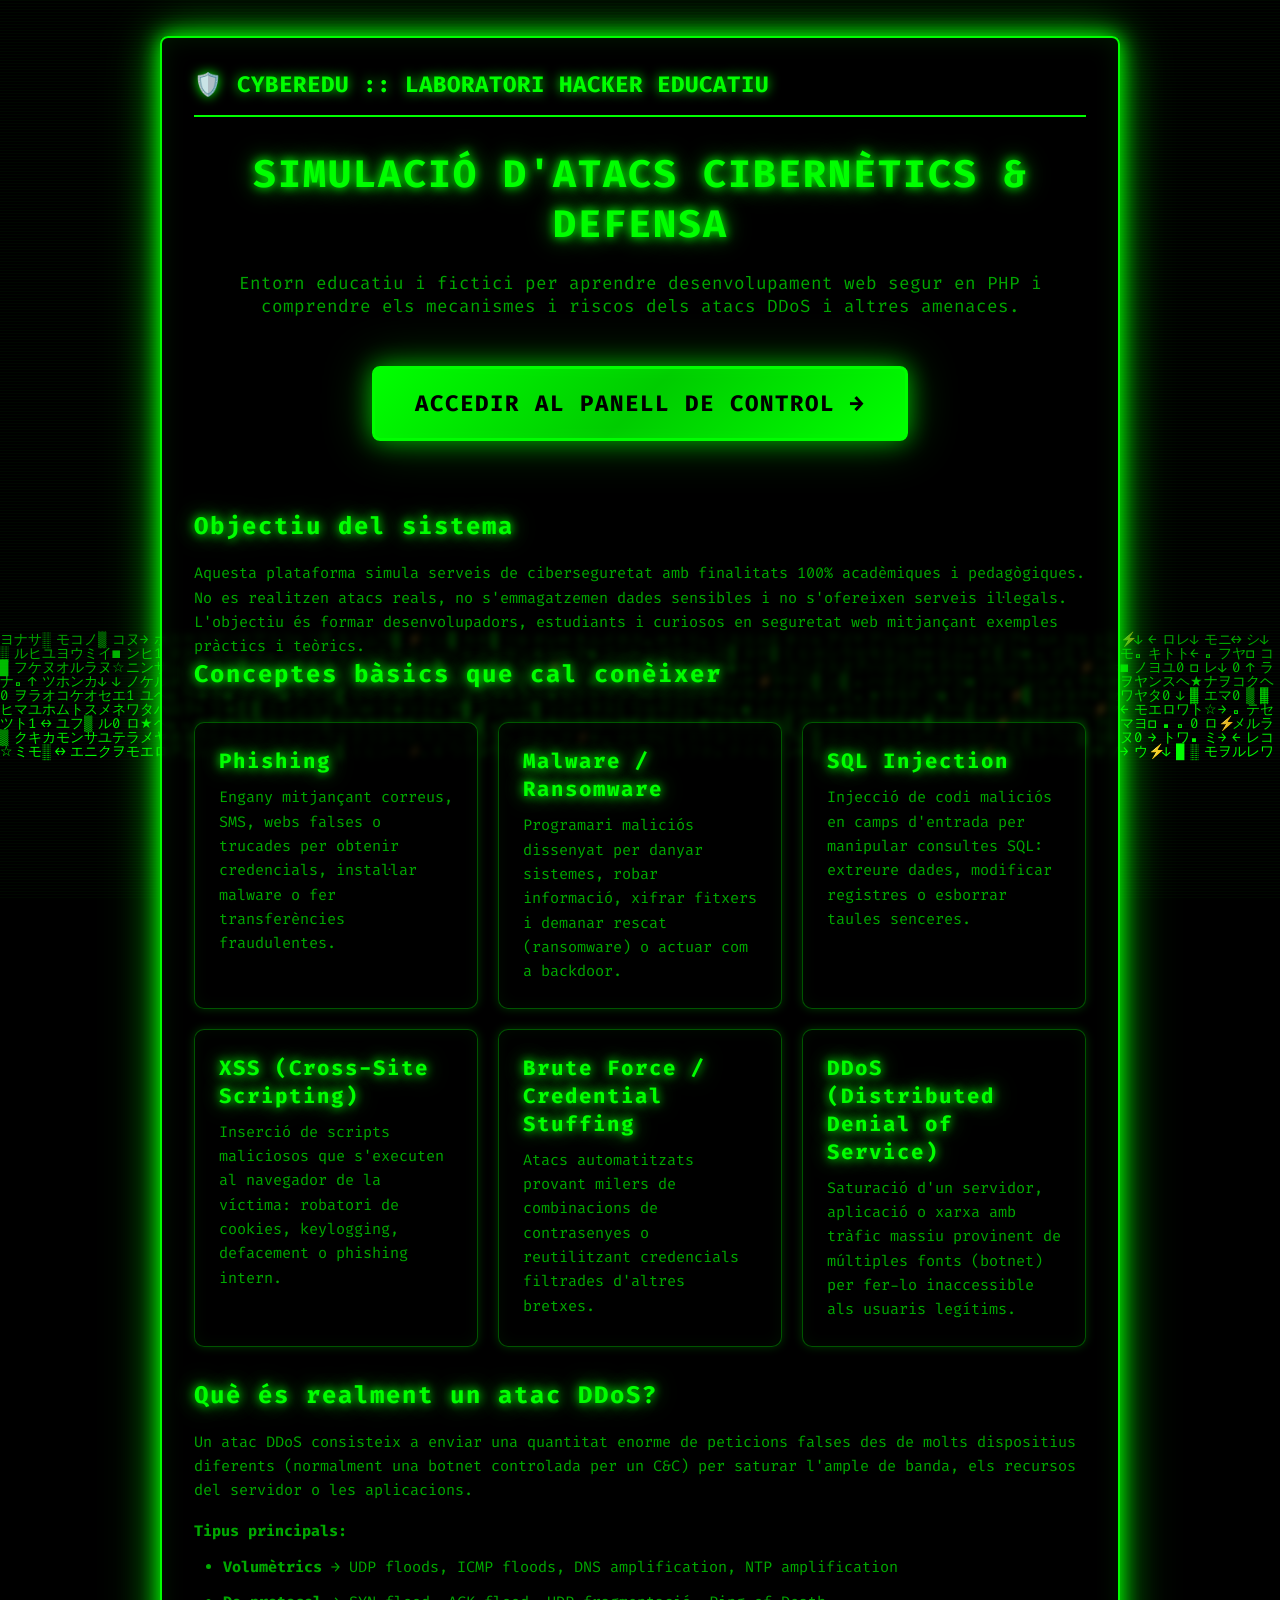
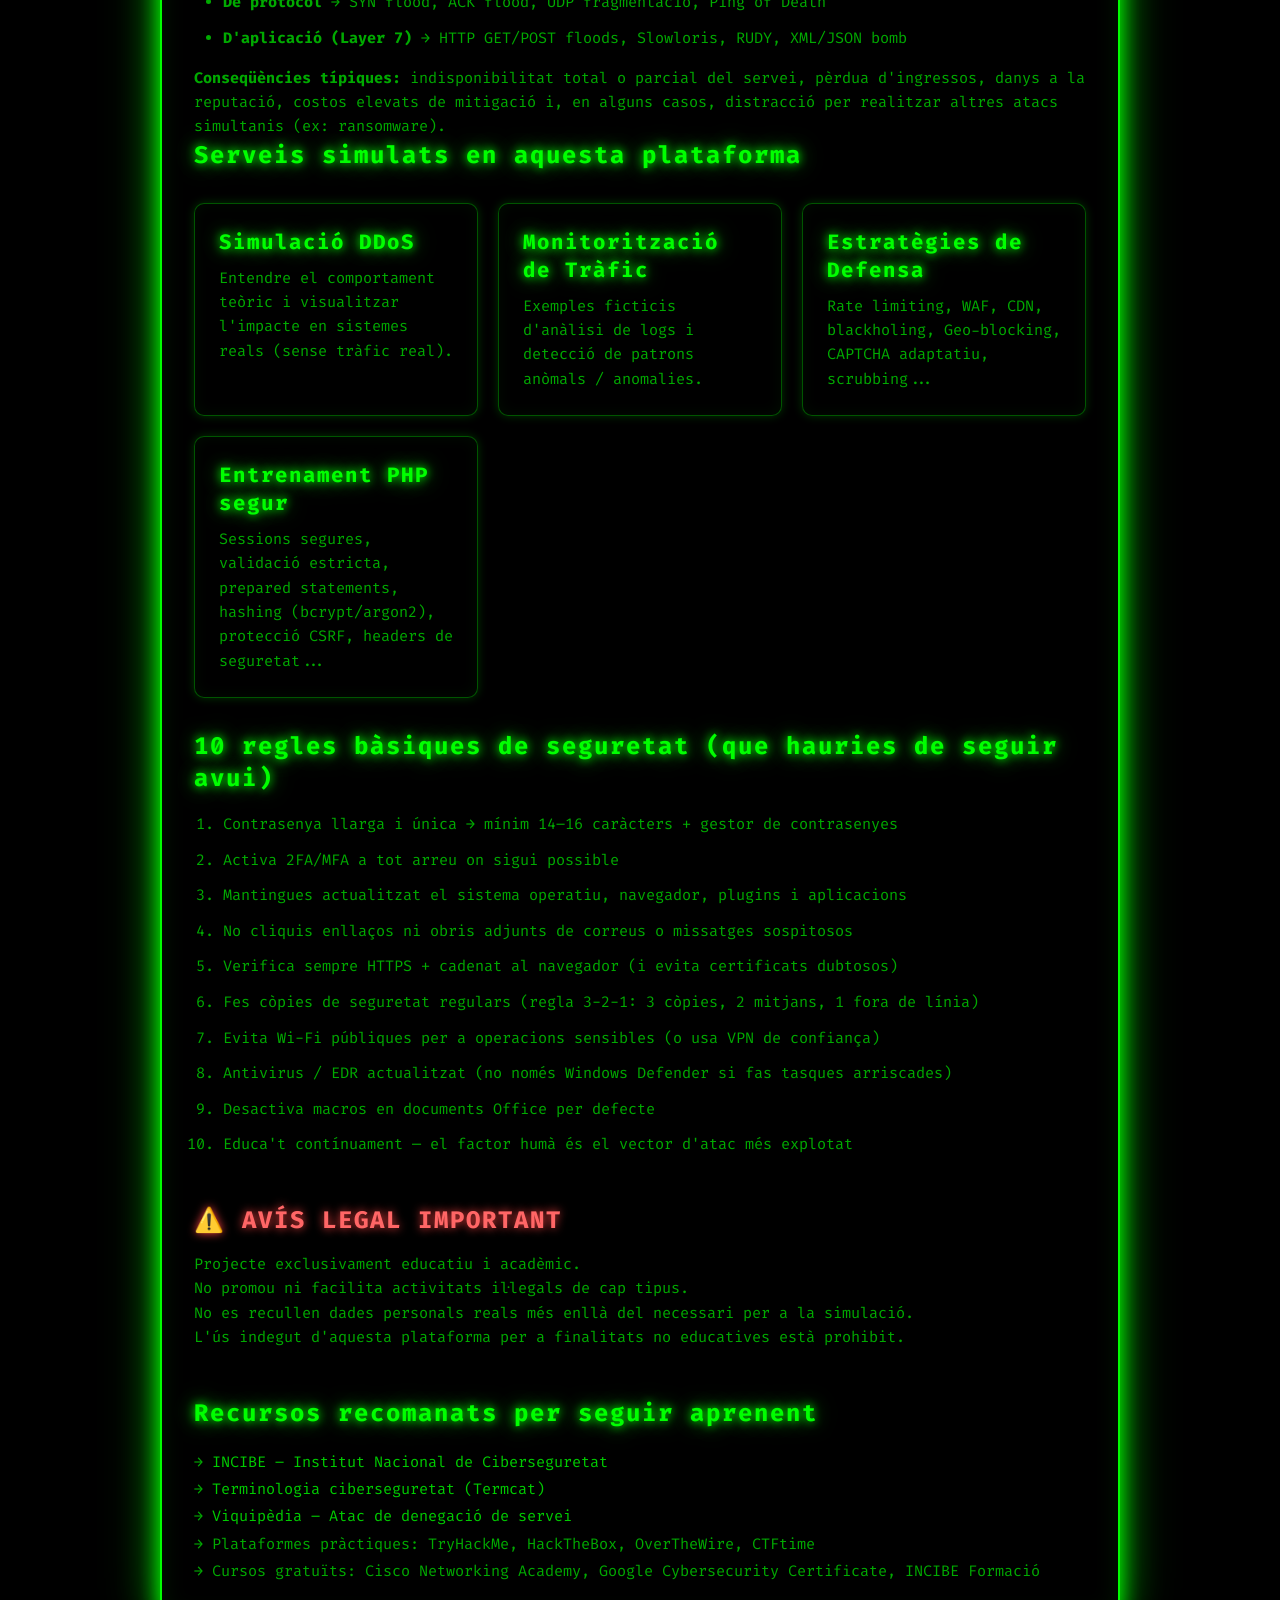
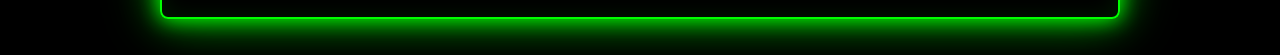
<file: index.html>
<!doctype html>
<html lang="ca">
<head>
  <meta charset="utf-8">
  <meta name="viewport" content="width=device-width, initial-scale=1">
  <title>CyberEdu // Laboratori Hacker Educatiu</title>
  <link rel="stylesheet" href="styles.css">
  <link href="https://fonts.googleapis.com/css2?family=Fira+Code:wght@400;500;600&display=swap" rel="stylesheet">
</head>
<body>

  <canvas id="matrix" width="800" height="600"></canvas>

  <div class="card">

    <div class="topbar">
      <strong>🛡️ CYBEREDU :: LABORATORI HACKER EDUCATIU</strong>
    </div>

    <h1 class="glitch" data-text="SIMULACIÓ D'ATACS CIBERNÈTICS & DEFENSA">
      SIMULACIÓ D'ATACS CIBERNÈTICS & DEFENSA
    </h1>
    
    <p class="sub">
      Entorn educatiu i fictici per aprendre desenvolupament web segur en PHP
      i comprendre els mecanismes i riscos dels atacs DDoS i altres amenaces.
    </p>

    <!-- Botó afegit per anar al panell -->
    <div style="text-align: center; margin: 3rem 0 4rem;">
      <a href="panel.php" class="big-control-btn">
        ACCEDIR AL PANELL DE CONTROL →
      </a>
    </div>

    <h2>Objectiu del sistema</h2>
    <p class="small">
      Aquesta plataforma simula serveis de ciberseguretat amb finalitats 100% acadèmiques i pedagògiques.<br>
      No es realitzen atacs reals, no s'emmagatzemen dades sensibles i no s'ofereixen serveis il·legals.<br>
      L'objectiu és formar desenvolupadors, estudiants i curiosos en seguretat web mitjançant exemples pràctics i teòrics.
    </p>

    <h2>Conceptes bàsics que cal conèixer</h2>
    <div class="services">

      <div class="service">
        <h3>Phishing</h3>
        <p class="small">
          Engany mitjançant correus, SMS, webs falses o trucades per obtenir credencials, instal·lar malware o fer transferències fraudulentes.
        </p>
      </div>

      <div class="service">
        <h3>Malware / Ransomware</h3>
        <p class="small">
          Programari maliciós dissenyat per danyar sistemes, robar informació, xifrar fitxers i demanar rescat (ransomware) o actuar com a backdoor.
        </p>
      </div>

      <div class="service">
        <h3>SQL Injection</h3>
        <p class="small">
          Injecció de codi maliciós en camps d'entrada per manipular consultes SQL: extreure dades, modificar registres o esborrar taules senceres.
        </p>
      </div>

      <div class="service">
        <h3>XSS (Cross-Site Scripting)</h3>
        <p class="small">
          Inserció de scripts maliciosos que s'executen al navegador de la víctima: robatori de cookies, keylogging, defacement o phishing intern.
        </p>
      </div>

      <div class="service">
        <h3>Brute Force / Credential Stuffing</h3>
        <p class="small">
          Atacs automatitzats provant milers de combinacions de contrasenyes o reutilitzant credencials filtrades d'altres bretxes.
        </p>
      </div>

      <div class="service">
        <h3>DDoS (Distributed Denial of Service)</h3>
        <p class="small">
          Saturació d'un servidor, aplicació o xarxa amb tràfic massiu provinent de múltiples fonts (botnet) per fer-lo inaccessible als usuaris legítims.
        </p>
      </div>

    </div>

    <h2>Què és realment un atac DDoS?</h2>
    <p class="small">
      Un atac DDoS consisteix a enviar una quantitat enorme de peticions falses des de molts dispositius diferents
      (normalment una botnet controlada per un C&C) per saturar l'ample de banda, els recursos del servidor o les aplicacions.
    </p>

    <p class="small" style="margin-top: 1rem;">
      <b>Tipus principals:</b>
    </p>
    <ul class="small" style="padding-left: 1.8rem; margin: 0.8rem 0; line-height: 1.6;">
      <li><b>Volumètrics</b> → UDP floods, ICMP floods, DNS amplification, NTP amplification</li>
      <li><b>De protocol</b> → SYN flood, ACK flood, UDP fragmentació, Ping of Death</li>
      <li><b>D'aplicació (Layer 7)</b> → HTTP GET/POST floods, Slowloris, RUDY, XML/JSON bomb</li>
    </ul>

    <p class="small" style="margin-top: 1rem;">
      <b>Conseqüències típiques:</b> indisponibilitat total o parcial del servei, pèrdua d'ingressos, danys a la reputació,
      costos elevats de mitigació i, en alguns casos, distracció per realitzar altres atacs simultanis (ex: ransomware).
    </p>

    <h2>Serveis simulats en aquesta plataforma</h2>
    <div class="services">

      <div class="service">
        <h3>Simulació DDoS</h3>
        <p class="small">
          Entendre el comportament teòric i visualitzar l'impacte en sistemes reals (sense tràfic real).
        </p>
      </div>

      <div class="service">
        <h3>Monitorització de Tràfic</h3>
        <p class="small">
          Exemples ficticis d'anàlisi de logs i detecció de patrons anòmals / anomalies.
        </p>
      </div>

      <div class="service">
        <h3>Estratègies de Defensa</h3>
        <p class="small">
          Rate limiting, WAF, CDN, blackholing, Geo-blocking, CAPTCHA adaptatiu, scrubbing...
        </p>
      </div>

      <div class="service">
        <h3>Entrenament PHP segur</h3>
        <p class="small">
          Sessions segures, validació estricta, prepared statements, hashing (bcrypt/argon2), protecció CSRF, headers de seguretat...
        </p>
      </div>

    </div>

    <h2>10 regles bàsiques de seguretat (que hauries de seguir avui)</h2>
    <ol class="small" style="padding-left: 1.8rem; margin: 1.2rem 0; line-height: 1.7;">
      <li>Contrasenya llarga i única → mínim 14–16 caràcters + gestor de contrasenyes</li>
      <li>Activa 2FA/MFA a tot arreu on sigui possible</li>
      <li>Mantingues actualitzat el sistema operatiu, navegador, plugins i aplicacions</li>
      <li>No cliquis enllaços ni obris adjunts de correus o missatges sospitosos</li>
      <li>Verifica sempre HTTPS + cadenat al navegador (i evita certificats dubtosos)</li>
      <li>Fes còpies de seguretat regulars (regla 3-2-1: 3 còpies, 2 mitjans, 1 fora de línia)</li>
      <li>Evita Wi-Fi públiques per a operacions sensibles (o usa VPN de confiança)</li>
      <li>Antivirus / EDR actualitzat (no només Windows Defender si fas tasques arriscades)</li>
      <li>Desactiva macros en documents Office per defecte</li>
      <li>Educa't contínuament — el factor humà és el vector d'atac més explotat</li>
    </ol>

    <h2 class="warning-title">⚠️ AVÍS LEGAL IMPORTANT</h2>
    <p class="small">
      Projecte exclusivament educatiu i acadèmic.<br>
      No promou ni facilita activitats il·legals de cap tipus.<br>
      No es recullen dades personals reals més enllà del necessari per a la simulació.<br>
      L'ús indegut d'aquesta plataforma per a finalitats no educatives està prohibit.
    </p>

    <h2 style="margin-top: 3rem;">Recursos recomanats per seguir aprenent</h2>
    <p class="small" style="margin-top: 0.8rem; line-height: 1.8;">
      → <a href="https://www.incibe.es/">INCIBE – Institut Nacional de Ciberseguretat</a><br>
      → <a href="https://www.termcat.cat/ca/diccionaris-en-linia/239">Terminologia ciberseguretat (Termcat)</a><br>
      → <a href="https://ca.wikipedia.org/wiki/Atac_de_denegaci%C3%B3_de_servei">Viquipèdia – Atac de denegació de servei</a><br>
      → Plataformes pràctiques: TryHackMe, HackTheBox, OverTheWire, CTFtime<br>
      → Cursos gratuïts: Cisco Networking Academy, Google Cybersecurity Certificate, INCIBE Formació
    </p>

  </div>

  <script>
    // Esperar a que el DOM esté cargado
    document.addEventListener('DOMContentLoaded', function() {
      // Matrix rain
      const canvas = document.getElementById('matrix');
    const ctx = canvas.getContext('2d');

    function resizeCanvas() {
      canvas.height = window.innerHeight;
      canvas.width = window.innerWidth;
    }
    resizeCanvas();
    window.addEventListener('resize', resizeCanvas);

    const chars = '01アイウエオカキクケコサシスセソタチツテトナニヌネノハヒフヘホマミムメモヤユヨラリルレロワヲン█▓▒░→←↑↓↔⚡★☆■□▪▫';
    const fontSize = 14;
    const columns = canvas.width / fontSize;
    const drops = new Array(Math.floor(columns)).fill(1);

    function drawMatrix() {
      ctx.fillStyle = 'rgba(0, 0, 0, 0.05)';
      ctx.fillRect(0, 0, canvas.width, canvas.height);

      ctx.fillStyle = '#0f0';
      ctx.font = fontSize + 'px Fira Code, monospace';

      for (let i = 0; i < drops.length; i++) {
        const text = chars.charAt(Math.floor(Math.random() * chars.length));
        const x = i * fontSize;
        const y = drops[i] * fontSize;

        ctx.fillText(text, x, y);

        if (y > canvas.height && Math.random() > 0.975) {
          drops[i] = 0;
        }
        drops[i]++;
      }
    }

    setInterval(drawMatrix, 35);
    });
  </script>

</body>
</html>
</file>
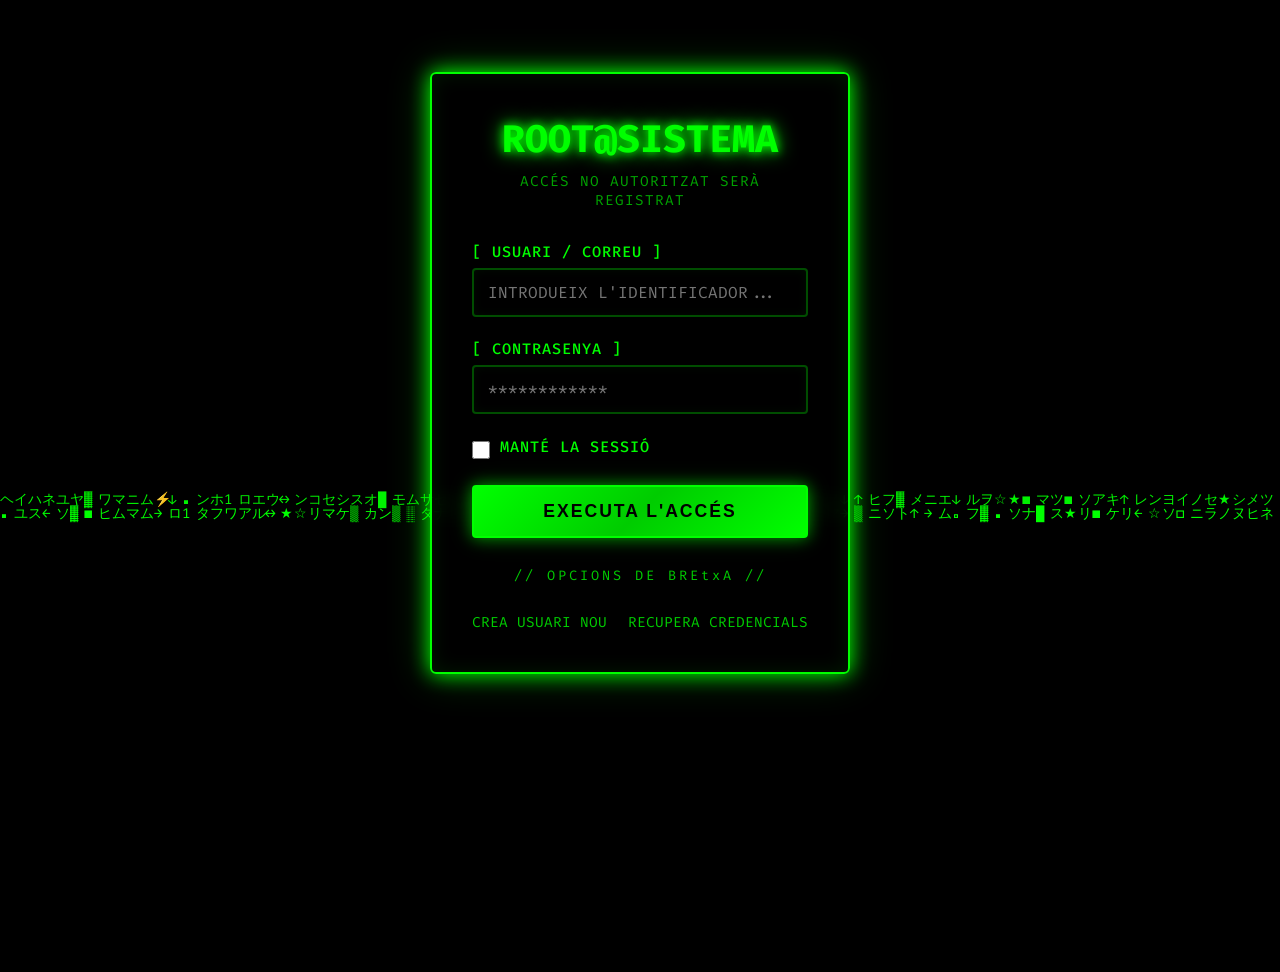
<file: login.html>
<!DOCTYPE html>
<html lang="ca">
<head>
    <meta charset="UTF-8">
    <meta name="viewport" content="width=device-width, initial-scale=1.0">
    <title>ACCÉS // TERMINAL</title>
    <link rel="stylesheet" href="login.css">
    <link href="https://fonts.googleapis.com/css2?family=Fira+Code:wght@400;500;600&display=swap" rel="stylesheet">
</head>
<body>
    <canvas id="matrix" width="800" height="600"></canvas>

    <div class="container">
        <div class="logo">
            <h1 class="glitch" data-text="ROOT@SISTEMA">ROOT@SISTEMA</h1>
            <p class="subtitle">ACCÉS NO AUTORITZAT SERÀ REGISTRAT</p>
        </div>

        <div id="errorMessage" class="error-message"></div>

        <form method="POST" action="login.php" id="loginForm" onsubmit="return validateForm()">
            
            <div class="form-group">
                <label for="username">[ USUARI / CORREU ]</label>
                <input 
                    type="text" 
                    id="username" 
                    name="username" 
                    placeholder="INTRODUEIX L'IDENTIFICADOR..."
                    required
                    autocomplete="off"
                >
            </div>

            <div class="form-group">
                <label for="password">[ CONTRASENYA ]</label>
                <input 
                    type="password" 
                    id="password" 
                    name="password" 
                    placeholder="************"
                    required
                    autocomplete="off"
                >
            </div>

            <div class="form-group checkbox">
                <input type="checkbox" id="remember" name="remember">
                <label for="remember">MANTÉ LA SESSIÓ</label>
            </div>

            <button type="submit" class="submit-btn">EXECUTA L'ACCÉS</button>
        </form>

        <div class="divider">// OPCIONS DE BREtxA //</div>

        <div class="footer-links">
            <a href="register.html">CREA USUARI NOU</a>
            <a href="forgot-password.html">RECUPERA CREDENCIALS</a>
        </div>
    </div>

    <script>
        document.addEventListener('DOMContentLoaded', function() {
        function validateForm() {
            const username = document.getElementById('username').value.trim();
            const password = document.getElementById('password').value;
            const errorDiv = document.getElementById('errorMessage');

            errorDiv.style.display = 'none';
            errorDiv.textContent = '';

            if (!username) {
                showError('CAL IDENTIFICADOR');
                return false;
            }

            if (!password) {
                showError('CAL SEQÜÈNCIA DE CLAU');
                return false;
            }

            if (password.length < 6) {
                showError('LONGITUD DE CLAU INSUFICIENT (mín. 6)');
                return false;
            }

            return true;
        }

        function showError(message) {
            const errorDiv = document.getElementById('errorMessage');
            errorDiv.textContent = '[!] ' + message;
            errorDiv.style.display = 'block';
        }

        // Matrix rain background (el mateix codi d'abans)
        const canvas = document.getElementById('matrix');
        const ctx = canvas.getContext('2d');

        canvas.height = window.innerHeight;
        canvas.width = window.innerWidth;

        const chars = '01アイウエオカキクケコサシスセソタチツテトナニヌネノハヒフヘホマミムメモヤユヨラリルレロワヲン█▓▒░→←↑↓↔⚡★☆■□▪▫';
        const fontSize = 14;
        const columns = canvas.width / fontSize;

        const drops = Array(Math.floor(columns)).fill(1);

        function draw() {
            ctx.fillStyle = 'rgba(0, 0, 0, 0.05)';
            ctx.fillRect(0, 0, canvas.width, canvas.height);

            ctx.fillStyle = '#0f0';
            ctx.font = fontSize + 'px Fira Code, monospace';

            for (let i = 0; i < drops.length; i++) {
                const text = chars.charAt(Math.floor(Math.random() * chars.length));
                const x = i * fontSize;
                const y = drops[i] * fontSize;

                ctx.fillText(text, x, y);

                if (y > canvas.height && Math.random() > 0.975) {
                    drops[i] = 0;
                }
                drops[i]++;
            }
        }

        setInterval(draw, 35);

        window.addEventListener('resize', () => {
            canvas.height = window.innerHeight;
            canvas.width = window.innerWidth;
        });
        });
    </script>
</body>
</html>
</file>
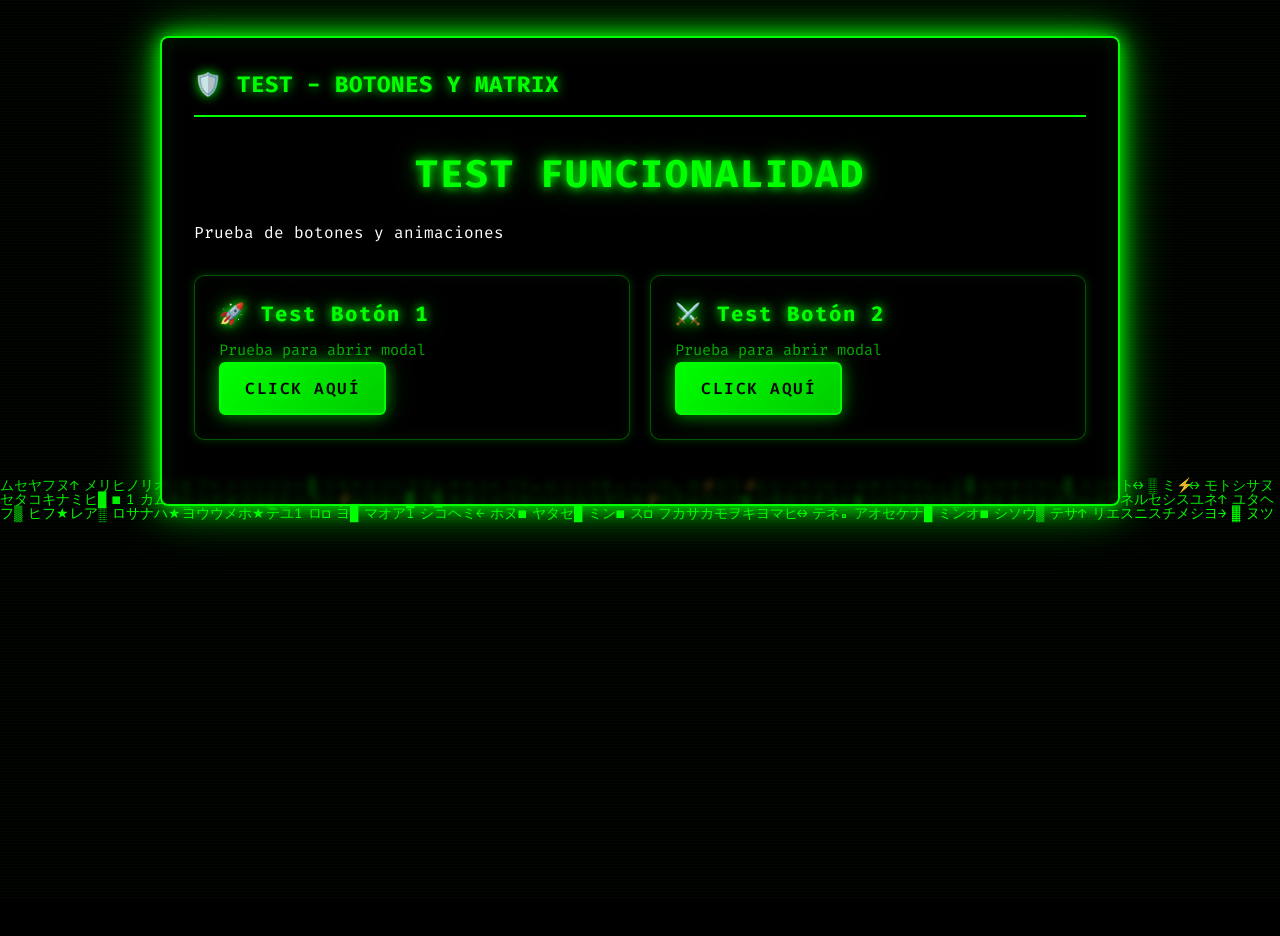
<file: test.html>
<!DOCTYPE html>
<html lang="ca">
<head>
    <meta charset="UTF-8">
    <meta name="viewport" content="width=device-width, initial-scale=1.0">
    <title>Test Botones y Matrix</title>
    <link rel="stylesheet" href="styles.css">
    <link href="https://fonts.googleapis.com/css2?family=Fira+Code:wght@400;500;600&display=swap" rel="stylesheet">
</head>
<body>
    <canvas id="matrix" width="800" height="600"></canvas>

    <div class="card">
        <div class="topbar">
            <strong>🛡️ TEST - BOTONES Y MATRIX</strong>
        </div>

        <div class="logo">
            <h1>TEST FUNCIONALIDAD</h1>
            <p class="subtitle">Prueba de botones y animaciones</p>
        </div>

        <div class="services">
            <div class="service">
                <h3>🚀 Test Botón 1</h3>
                <p class="small">Prueba para abrir modal</p>
                <button type="button" class="submit-btn" onclick="alert('¡Botón 1 funcionando!')">Click Aquí</button>
            </div>

            <div class="service">
                <h3>⚔️ Test Botón 2</h3>
                <p class="small">Prueba para abrir modal</p>
                <button type="button" class="submit-btn" onclick="alert('¡Botón 2 funcionando!')">Click Aquí</button>
            </div>
        </div>
    </div>

    <div id="testModal" class="modal">
        <div class="modal-content">
            <div class="modal-header">
                <h2 id="testTitle" style="margin: 0; color: #0f0;">MODAL TEST</h2>
                <button type="button" class="close-modal" onclick="closeTestModal()">✕</button>
            </div>
            <p style="color: #0f0; margin: 1rem 0;">¡El modal está funcionando!</p>
            <button type="button" onclick="closeTestModal()" style="background: #0f0; color: #000; padding: 10px 20px; border: none; border-radius: 4px; cursor: pointer;">Cerrar</button>
        </div>
    </div>

    <script>
        // Matrix rain - Test Version
        console.log('Iniciando matrix...');
        const canvas = document.getElementById('matrix');
        const ctx = canvas.getContext('2d');
        
        console.log('Canvas:', canvas);
        console.log('Context:', ctx);

        function resizeCanvas() {
            canvas.height = window.innerHeight;
            canvas.width = window.innerWidth;
            console.log('Canvas redimensionado a:', canvas.width, 'x', canvas.height);
        }
        
        resizeCanvas();
        window.addEventListener('resize', resizeCanvas);

        const chars = '01アイウエオカキクケコサシスセソタチツテトナニヌネノハヒフヘホマミムメモヤユヨラリルレロワヲン█▓▒░→←↑↓↔⚡★☆■□▪▫';
        const fontSize = 14;
        const columns = Math.floor(canvas.width / fontSize);
        const drops = new Array(columns).fill(1);

        console.log('Columnas:', columns);

        function drawMatrix() {
            ctx.fillStyle = 'rgba(0, 0, 0, 0.05)';
            ctx.fillRect(0, 0, canvas.width, canvas.height);

            ctx.fillStyle = '#0f0';
            ctx.font = fontSize + 'px "Fira Code", monospace';

            for (let i = 0; i < columns; i++) {
                const char = chars.charAt(Math.floor(Math.random() * chars.length));
                const x = i * fontSize;
                const y = drops[i] * fontSize;

                ctx.fillText(char, x, y);

                if (y > canvas.height && Math.random() > 0.975) {
                    drops[i] = 0;
                }

                drops[i]++;
            }
        }

        const interval = setInterval(drawMatrix, 35);
        console.log('Matrix iniciada con intervalo:', interval);

        // Test Modal
        function closeTestModal() {
            document.getElementById('testModal').classList.remove('active');
            console.log('Modal cerrado');
        }

        // Agregar listeners a los botones
        document.querySelectorAll('.submit-btn').forEach((btn, idx) => {
            btn.addEventListener('click', () => {
                console.log('Botón', idx + 1, 'clickeado');
            });
        });

        console.log('✓ Todo está listo y funcionando');
    </script>
</body>
</html>
</file>
<file: styles.css>
@import url('https://fonts.googleapis.com/css2?family=Fira+Code:wght@400;500;600&display=swap');

:root {
    --bg: #000;
    --card-bg: rgba(0, 0, 0, 0.75);
    --border: #0f03;
    --neon: #0f0;
    --neon-glow: #0f08;
    --neon-strong: #00ff00;
    --neon-cyan: #0ff;
    --neon-pink: #f0f;
    --text: #0c0;
    --muted: #0a0;
    --error: #f44;
    --error-glow: #f444;
}

* {
    box-sizing: border-box;
    margin: 0;
    padding: 0;
}

body {
    font-family: 'Fira Code', 'Courier New', monospace;
    color: var(--neon);
    background: var(--bg);
    min-height: 100vh;
    overflow-x: hidden;
    position: relative;
}

body::before {
    content: "";
    position: fixed;
    inset: 0;
    background: 
        repeating-linear-gradient(
            0deg,
            transparent 0px,
            transparent 2px,
            rgba(0,255,0,0.03) 2px,
            rgba(0,255,0,0.03) 3px
        );
    pointer-events: none;
    z-index: -2;
}

@keyframes flicker {
    0%, 19%, 21%, 23%, 25%, 54%, 56%, 100% {
        opacity: 0.99;
    }
    20%, 24%, 55% {
        opacity: 0.98;
    }
}

/* Matrix rain de fons (igual que al login) */
#matrix {
    position: fixed;
    inset: 0;
    z-index: -3;
    pointer-events: none;
}

.card {
    width: 100%;
    max-width: 960px;
    background: var(--card-bg);
    border: 2px solid var(--neon);
    border-radius: 8px;
    padding: 32px;
    margin: 4vh auto;
    box-shadow: 
        0 0 20px var(--neon),
        0 0 40px var(--neon-glow),
        0 0 60px rgba(0,255,0,0.3),
        inset 0 0 25px rgba(0,255,0,0.1);
    backdrop-filter: blur(3px);
    position: relative;
    z-index: 1;
    transition: all 0.3s ease;
}
}

.card:hover {
    box-shadow: 
        0 0 30px var(--neon),
        0 0 50px var(--neon-glow),
        0 0 80px rgba(0,255,0,0.4),
        inset 0 0 30px rgba(0,255,0,0.15);
    border-color: var(--neon-strong);
}

@keyframes cardPulse {
    0%, 100% {
        box-shadow: 
            0 0 20px var(--neon),
            0 0 40px var(--neon-glow),
            0 0 60px rgba(0,255,0,0.3),
            inset 0 0 25px rgba(0,255,0,0.1);
    }
    50% {
        box-shadow: 
            0 0 25px var(--neon),
            0 0 45px var(--neon-glow),
            0 0 70px rgba(0,255,0,0.35),
            inset 0 0 30px rgba(0,255,0,0.12);
    }
}

.topbar {
    display: flex;
    justify-content: space-between;
    align-items: center;
    margin-bottom: 32px;
    gap: 16px;
    border-bottom: 2px solid var(--neon);
    padding-bottom: 16px;
}
}

@keyframes topbarGlow {
    0%, 100% { 
        border-bottom-color: var(--neon);
        text-shadow: 0 0 10px var(--neon);
    }
    50% { 
        border-bottom-color: var(--neon-strong);
        text-shadow: 0 0 20px var(--neon-strong);
    }
}

.topbar strong {
    color: var(--neon);
    font-size: 1.4rem;
    text-shadow: 0 0 12px var(--neon);
    letter-spacing: 1px;
}

h1, h2, h3 {
    color: var(--neon);
    text-shadow: 
        0 0 10px var(--neon),
        0 0 20px var(--neon-glow),
        0 0 30px rgba(0,255,0,0.3);
    margin-bottom: 0.8em;
    letter-spacing: 2px;
}

@keyframes titleGlow {
    0%, 100% {
        text-shadow: 
            0 0 10px var(--neon),
            0 0 20px var(--neon-glow),
            0 0 30px rgba(0,255,0,0.3);
    }
    50% {
        text-shadow: 
            0 0 15px var(--neon),
            0 0 30px var(--neon-glow),
            0 0 40px rgba(0,255,0,0.4);
    }
}

h1 {
    font-size: 2.4rem;
    text-align: center;
    margin-bottom: 0.6em;
}

.sub {
    color: #0b0;
    font-size: 1.1rem;
    margin-bottom: 2rem;
    text-align: center;
    opacity: 0.9;
}

.small {
    color: #0a0;
    font-size: 0.95rem;
    line-height: 1.6;
}

a {
    color: #0c0;
    text-decoration: none;
    transition: all 0.2s;
}

a:hover {
    color: var(--neon);
    text-shadow: 0 0 8px var(--neon);
}

.services {
    display: grid;
    grid-template-columns: repeat(auto-fit, minmax(260px, 1fr));
    gap: 20px;
    margin: 2rem 0;
}

.service {
    background: rgba(0,0,0,0.6);
    border: 2px solid rgba(0,255,0,0.3);
    border-radius: 8px;
    padding: 20px;
    transition: all 0.3s ease;
    position: relative;
    overflow: hidden;
    box-shadow: 
        0 0 10px rgba(0,255,0,0.2),
        inset 0 0 15px rgba(0,255,0,0.05);
}

.service::before {
    content: "";
    position: absolute;
    inset: 0;
    background: linear-gradient(135deg, rgba(0,255,0,0.1), transparent);
    opacity: 0;
    transition: opacity 0.3s ease;
    pointer-events: none;
}

.service:hover {
    transform: translateY(-5px) scale(1.02);
    border-color: var(--neon);
    box-shadow: 
        0 0 15px var(--neon),
        0 0 25px rgba(0,255,0,0.2),
        inset 0 0 10px rgba(0,255,0,0.1);
    background: rgba(0,30,0,0.8);
}

.service:hover::before {
    opacity: 1;
}

.service h3 {
    font-size: 1.3rem;
    margin-bottom: 10px;
    color: var(--neon-strong);
    transition: all 0.3s ease;
}

.service:hover h3 {
    text-shadow: 
        0 0 15px var(--neon),
        0 0 25px var(--neon-glow),
        0 0 35px rgba(0,255,0,0.3);
}

.service::before {
    content: "";
    position: absolute;
    inset: 0;
    background: linear-gradient(135deg, transparent, rgba(0,255,0,0.08), transparent);
    opacity: 0;
    transition: opacity 0.4s;
    pointer-events: none;
}

.service:hover::before {
    opacity: 1;
}

.warning-title {
    color: #f66 !important;
    text-shadow: 0 0 10px #f44;
    margin: 3rem 0 1rem;
}

ol, ul {
    padding-left: 1.8rem;
    margin: 1.2rem 0;
}

ol li, ul li {
    margin-bottom: 0.8rem;
    line-height: 1.5;
}

/* Efecte glitch per títols principals (opcional) */
.glitch {
    position: relative;
    animation: glitch-skew 4s infinite;
}

.glitch::before,
.glitch::after {
    content: attr(data-text);
    position: absolute;
    top: 0;
    left: 0;
    width: 100%;
    height: 100%;
    opacity: 0.8;
}

.glitch::before {
    left: 2px;
    text-shadow: -2px 0 #f0f8;
    clip: rect(0, 9999px, 0, 0);
    animation: glitch-anim 2s infinite linear alternate-reverse;
}

.glitch::after {
    left: -2px;
    text-shadow: 2px 0 #0ff8;
    clip: rect(0, 9999px, 0, 0);
    animation: glitch-anim2 3s infinite linear alternate-reverse;
}

@keyframes glitch-skew {
    0%, 100% { transform: skew(0deg); }
    10%, 40%, 70% { transform: skew(2deg); }
    20%, 60% { transform: skew(-2deg); }
}

/* Pots posar class="glitch" data-text="..." als <h1> si vols */
/* ────────────────────────────────────────────────
   PANELL LATERAL (SIDEBAR)
───────────────────────────────────────────────── */

.menu-btn {
  position: fixed;
  top: 20px;
  right: 20px;
  z-index: 1000;
  padding: 12px 20px;
  background: rgba(0,255,0,0.15);
  border: 1px solid #0f0;
  color: #0f0;
  font-family: 'Fira Code', monospace;
  font-size: 1rem;
  font-weight: 500;
  cursor: pointer;
  border-radius: 4px;
  transition: all 0.2s;
  box-shadow: 0 0 12px rgba(0,255,0,0.3);
}

.menu-btn:hover {
  background: rgba(0,255,0,0.25);
  box-shadow: 0 0 20px rgba(0,255,0,0.5);
}

.sidebar {
  position: fixed;
  top: 0;
  right: -320px;
  width: 320px;
  height: 100%;
  background: rgba(0,0,0,0.92);
  border-left: 1px solid #0f04;
  box-shadow: -10px 0 30px rgba(0,255,0,0.15);
  color: #0f0;
  transition: right 0.35s ease;
  z-index: 999;
  overflow-y: auto;
}

.sidebar.active {
  right: 0;
}

.sidebar-header {
  display: flex;
  justify-content: space-between;
  align-items: center;
  padding: 20px 24px;
  border-bottom: 1px solid #0f03;
}

.sidebar-header h2 {
  font-size: 1.3rem;
  margin: 0;
  text-shadow: 0 0 8px #0f0;
}

.close-btn {
  background: none;
  border: none;
  color: #0f0;
  font-size: 2rem;
  cursor: pointer;
  line-height: 1;
}

.sidebar-content {
  padding: 20px 24px;
}

.sidebar-content h3 {
  color: #0c0;
  font-size: 1.1rem;
  margin: 1.8rem 0 0.8rem;
  text-transform: uppercase;
  letter-spacing: 1px;
}

.sidebar-content ul {
  list-style: none;
  padding: 0;
  margin: 0;
}

.sidebar-content li {
  margin: 0.6rem 0;
}

.sidebar-content a {
  color: #0b0;
  text-decoration: none;
  transition: all 0.2s;
  display: block;
  padding: 6px 0;
}

.sidebar-content a:hover {
  color: #0f0;
  padding-left: 8px;
  text-shadow: 0 0 6px #0f0;
}

/* Overlay fosc */
.overlay {
  position: fixed;
  inset: 0;
  background: rgba(0,0,0,0.65);
  opacity: 0;
  visibility: hidden;
  transition: all 0.35s;
  z-index: 998;
}

.overlay.active {
  opacity: 1;
  visibility: visible;
}

.big-control-btn {
  display: inline-block;
  padding: 20px 40px;
  background: linear-gradient(135deg, #0f0 0%, #0c0 50%, #0f0 100%);
  color: #000;
  font-family: 'Fira Code', monospace;
  font-size: 1.4rem;
  font-weight: 700;
  text-decoration: none;
  border-radius: 8px;
  border: 3px solid #00ff00;
  box-shadow: 
    0 0 25px rgba(0,255,0,0.6),
    0 0 50px rgba(0,255,0,0.3),
    inset 0 0 15px rgba(0,255,0,0.2);
  transition: all 0.3s ease;
  letter-spacing: 2px;
  text-transform: uppercase;
  position: relative;
  overflow: hidden;
}
}

@keyframes bigBtnPulse {
    0%, 100% {
        box-shadow: 
            0 0 25px rgba(0,255,0,0.6),
            0 0 50px rgba(0,255,0,0.3),
            inset 0 0 15px rgba(0,255,0,0.2);
    }
    50% {
        box-shadow: 
            0 0 35px rgba(0,255,0,0.8),
            0 0 60px rgba(0,255,0,0.4),
            inset 0 0 20px rgba(0,255,0,0.3);
    }
}

.big-control-btn:hover {
  transform: translateY(-5px) scale(1.05);
  box-shadow: 
    0 0 20px rgba(0,255,0,0.6),
    0 0 40px rgba(0,255,0,0.3),
    inset 0 0 15px rgba(0,255,0,0.2);
  background: linear-gradient(135deg, #0c0 0%, #0f0 50%, #0c0 100%);
  color: #000;
  text-shadow: 0 0 8px rgba(0,0,0,0.3);
  border-color: #00ff00;
}

/* Botons d'iniciar simulació */
.start-btn {
  display: block;
  width: 100%;
  margin-top: 1rem;
  padding: 12px;
  background: linear-gradient(135deg, #0f0 0%, #0c0 100%);
  color: #000;
  border: none;
  border-radius: 6px;
  font-family: 'Fira Code', monospace;
  font-size: 1rem;
  font-weight: 600;
  cursor: pointer;
  transition: all 0.25s;
  box-shadow: 0 0 15px rgba(0,255,0,0.4);
}

.start-btn:hover {
  transform: translateY(-2px);
  box-shadow: 0 0 25px rgba(0,255,0,0.6);
  background: linear-gradient(135deg, #0c0 0%, #0f0 100%);
}

/* Millorar targetes */
.service {
  padding: 1.5rem;
  background: rgba(0,0,0,0.6);
  border: 1px solid #0f05;
  border-radius: 10px;
  transition: all 0.25s;
}

.service:hover {
  transform: translateY(-4px);
  box-shadow: 0 0 20px rgba(0,255,0,0.2);
  border-color: #0f0;
}

/* Modal */
.modal {
  display: none;
  position: fixed;
  inset: 0;
  background: rgba(0,0,0,0.88);
  z-index: 2000;
  justify-content: center;
  align-items: center;
  backdrop-filter: blur(6px);
}

.modal.active {
  display: flex;
}

.modal-content {
  background: rgba(5,15,5,0.96);
  border: 1px solid #0f06;
  border-radius: 12px;
  width: 90%;
  max-width: 720px;
  max-height: 90vh;
  overflow-y: auto;
  padding: 2rem;
  box-shadow: 0 0 60px #0f0a;
}

.modal-header {
  display: flex;
  justify-content: space-between;
  align-items: center;
  margin-bottom: 1.5rem;
  border-bottom: 1px solid #0f04;
  padding-bottom: 1rem;
}

.close-modal {
  background: none;
  border: none;
  color: #0f0;
  font-size: 2.5rem;
  cursor: pointer;
  line-height: 1;
}

.form-group {
  margin: 1.2rem 0;
}

.form-group label {
  display: block;
  margin-bottom: 0.6rem;
  color: #0c0;
  font-size: 0.95rem;
}

.form-group input,
.form-group select {
  width: 100%;
  padding: 12px 14px;
  background: #0009;
  border: 1px solid #0f04;
  color: #0f0;
  font-family: 'Fira Code', monospace;
  border-radius: 6px;
  font-size: 1rem;
}

.form-group input:focus,
.form-group select:focus {
  outline: none;
  border-color: #0f0;
  box-shadow: 0 0 12px #0f07;
}

/* Barra de progrés */
.progress-bar {
  height: 10px;
  background: #0f03;
  border-radius: 5px;
  margin: 1.5rem 0;
  overflow: hidden;
  border: 1px solid var(--neon);
  box-shadow: inset 0 0 10px rgba(0,255,0,0.1);
}

.progress-fill {
  height: 100%;
  width: 0%;
  background: linear-gradient(90deg, #0f0, #0c0, #0f0);
  transition: width 4s ease-in-out;
  box-shadow: 0 0 10px var(--neon);
}

/* Línies de log */
.log-container {
  background: #0005;
  border: 2px solid var(--neon);
  border-radius: 8px;
  padding: 1rem;
  min-height: 180px;
  max-height: 380px;
  overflow-y: auto;
  box-shadow: 
    0 0 15px rgba(0,255,0,0.2),
    inset 0 0 10px rgba(0,255,0,0.05);
}

.log-line {
  color: #0b0;
  font-size: 0.92rem;
  margin: 0.5rem 0;
  white-space: pre-wrap;
  animation: logAppear 0.3s ease-in;
}

@keyframes logAppear {
    from {
        opacity: 0;
        transform: translateX(-10px);
    }
    to {
        opacity: 1;
        transform: translateX(0);
    }
}

@keyframes logFade {
    from {
        opacity: 0;
    }
    to {
        opacity: 1;
    }
}

@keyframes glitch-anim {
  0%   { clip-path: polygon(0% 0%, 100% 0%, 100% 20%, 0% 20%); }
  20%  { clip-path: polygon(0% 60%, 100% 60%, 100% 80%, 0% 80%); }
  40%  { clip-path: polygon(0% 10%, 100% 10%, 100% 90%, 0% 90%); }
  60%  { clip-path: polygon(0% 50%, 100% 50%, 100% 30%, 0% 30%); }
  80%  { clip-path: polygon(0% 30%, 100% 30%, 100% 70%, 0% 70%); }
  100% { clip-path: polygon(0% 40%, 100% 40%, 100% 20%, 0% 20%); }
}

@keyframes glitch-anim2 {
  0%   { clip-path: polygon(0% 70%, 100% 70%, 100% 10%, 0% 10%); }
  20%  { clip-path: polygon(0% 30%, 100% 30%, 100% 90%, 0% 90%); }
  40%  { clip-path: polygon(0% 80%, 100% 80%, 100% 50%, 0% 50%); }
  60%  { clip-path: polygon(0% 40%, 100% 40%, 100% 60%, 0% 60%); }
  80%  { clip-path: polygon(0% 90%, 100% 90%, 100% 30%, 0% 30%); }
  100% { clip-path: polygon(0% 20%, 100% 20%, 100% 80%, 0% 80%); }
}

/* Estils per a botons */
.submit-btn {
  padding: 14px 24px;
  background: linear-gradient(135deg, #0f0 0%, #0c0 100%);
  color: #000;
  border: 2px solid #00ff00;
  border-radius: 6px;
  font-family: 'Fira Code', monospace;
  font-size: 1rem;
  font-weight: 600;
  cursor: pointer;
  text-transform: uppercase;
  letter-spacing: 1.5px;
  transition: all 0.3s ease;
  box-shadow: 
    0 0 15px rgba(0,255,0,0.5),
    0 0 30px rgba(0,255,0,0.2),
    inset 0 0 10px rgba(0,255,0,0.1);
  position: relative;
  overflow: hidden;
}
}

@keyframes buttonGlow {
    0%, 100% {
        box-shadow: 
            0 0 15px rgba(0,255,0,0.5),
            0 0 30px rgba(0,255,0,0.2),
            inset 0 0 10px rgba(0,255,0,0.1);
    }
    50% {
        box-shadow: 
            0 0 20px rgba(0,255,0,0.6),
            0 0 40px rgba(0,255,0,0.3),
            inset 0 0 15px rgba(0,255,0,0.15);
    }
}

.submit-btn:hover {
  transform: translateY(-3px) scale(1.05);
  box-shadow: 
    0 0 25px rgba(0,255,0,0.8),
    0 0 50px rgba(0,255,0,0.4),
    inset 0 0 20px rgba(0,255,0,0.2);
  background: linear-gradient(135deg, #0c0 0%, #0f0 100%);
  border-color: #00ff00;
  text-shadow: 0 0 10px rgba(0,255,0,0.5);
}

.submit-btn:active {
  transform: translateY(-1px) scale(0.98);
  box-shadow: 
    0 0 10px rgba(0,255,0,0.4),
    inset 0 0 15px rgba(0,255,0,0.1);
}
{
    --neon: #00ff41;
    --bg: #050505;
    --info: #00d4ff;
    --alert: #ff3333;
    --dark-green: #001100;
    --border-green: #004400;
}

/* BASE */
body {
    background: var(--bg);
    color: #fff;
    font-family: 'Fira Code', monospace;
    margin: 0;
    overflow-x: hidden;
}

/* NAVBAR */
.navbar {
    display: flex;
    justify-content: space-between;
    align-items: center;
    padding: 12px 25px;
    border-bottom: 2px solid var(--neon);
    background: var(--dark-green);
    box-shadow: 0 4px 15px rgba(0, 255, 65, 0.1);
}

.nav-btn {
    background: transparent;
    border: 1px solid var(--neon);
    color: var(--neon);
    padding: 6px 14px;
    cursor: pointer;
    text-decoration: none;
    font-size: 0.8rem;
    transition: 0.3s;
    font-weight: bold;
    display: inline-flex;
    align-items: center;
}

.nav-btn:hover {
    background: var(--neon);
    color: #000;
    box-shadow: 0 0 10px var(--neon);
}

.btn-home {
    border-color: #888;
    color: #ccc;
    margin-left: 15px;
}

.btn-home:hover {
    background: #444;
    color: #fff;
    border-color: #fff;
}

.btn-logout {
    border-color: var(--alert);
    color: var(--alert);
}

.btn-logout:hover {
    background: var(--alert);
    color: #000;
    box-shadow: 0 0 15px var(--alert);
}

.agent-tag {
    font-size: 0.7rem;
    color: #666;
    margin-right: 20px;
    background: rgba(0, 255, 65, 0.05);
    padding: 4px 10px;
    border-radius: 3px;
    border: 1px solid #003300;
    display: flex;
    align-items: center;
}

.agent-tag .dot {
    height: 6px;
    width: 6px;
    background-color: var(--neon);
    border-radius: 50%;
    display: inline-block;
    margin-right: 8px;
    box-shadow: 0 0 5px var(--neon);
}

/* CONTENIDOR PRINCIPAL I GRID */
.main-container {
    max-width: 1100px;
    margin: 20px auto;
    padding: 20px;
    border: 1px solid var(--neon);
    background: rgba(0,10,0,0.9);
}

.grid {
    display: grid;
    grid-template-columns: repeat(auto-fit, minmax(180px, 1fr));
    gap: 15px;
    margin-bottom: 20px;
}

.tool-card {
    border: 1px solid rgba(0, 255, 65, 0.2);
    padding: 20px;
    text-align: center;
    cursor: pointer;
    transition: 0.3s;
    background: rgba(0,0,0,0.5);
}

.tool-card:hover {
    border-color: var(--neon);
    background: rgba(0,255,65,0.1);
    transform: translateY(-3px);
}

/* OUTPUT: TERMINAL I GRÀFIC */
.output-container {
    position: relative;
    min-height: 450px;
    border: 1px solid var(--border-green);
    background: #000;
    display: none;
}

.controls {
    display: flex;
    justify-content: space-between;
    padding: 10px;
    background: var(--dark-green);
    border-bottom: 1px solid var(--border-green);
}

.log-area {
    padding: 20px;
    height: 450px;
    overflow-y: auto;
    font-size: 0.85rem;
    line-height: 1.5;
    white-space: pre-wrap;
}

#networkGraph {
    width: 100%;
    height: 450px;
    display: none;
    background: #000;
}

/* MODALS */
.modal {
    display:none;
    position:fixed;
    inset:0;
    background:rgba(0,0,0,0.9);
    align-items:center;
    justify-content:center;
    z-index:999;
}

.modal.active {
    display:flex;
}

.modal-box {
    border: 1px solid var(--neon);
    background:#000;
    padding:30px;
    width:400px;
    box-shadow: 0 0 20px var(--neon);
}

.modal-box input {
    width:100%;
    background:#000;
    border:1px solid var(--border-green);
    color:var(--neon);
    padding:10px;
    margin:10px 0;
    outline:none;
    font-family: inherit;
}
</file>
<file: login.css>
* {
    margin: 0;
    padding: 0;
    box-sizing: border-box;
}

body {
    font-family: 'Fira Code', 'Consolas', 'Courier New', monospace;
    background: #000;
    color: #0f0;
    min-height: 100vh;
    overflow: hidden;
    position: relative;
    animation: bodyFlicker 0.15s infinite;
}

@keyframes bodyFlicker {
    0%, 19%, 21%, 23%, 25%, 54%, 56%, 100% {
        background: #000;
    }
    20%, 24%, 55% {
        background: #001100;
    }
}

#matrix {
    position: fixed;
    top: 0; left: 0;
    z-index: -2;
    pointer-events: none;
}

.container {
    background: rgba(0, 0, 0, 0.8);
    backdrop-filter: blur(8px);
    border: 2px solid #0f0;
    padding: 40px;
    border-radius: 6px;
    box-shadow: 
        0 0 20px #0f0,
        0 0 40px rgba(0,255,0,0.3),
        inset 0 0 20px rgba(0,255,0,0.1);
    width: 100%;
    max-width: 420px;
    margin: 8vh auto;
    position: relative;
    z-index: 1;
    animation: containerPulse 3s ease-in-out infinite;
}

@keyframes containerPulse {
    0%, 100% {
        box-shadow: 
            0 0 20px #0f0,
            0 0 40px rgba(0,255,0,0.3),
            inset 0 0 20px rgba(0,255,0,0.1);
    }
    50% {
        box-shadow: 
            0 0 30px #0f0,
            0 0 50px rgba(0,255,0,0.4),
            inset 0 0 25px rgba(0,255,0,0.15);
    }
}

.logo h1 {
    font-size: 2.4rem;
    text-align: center;
    margin-bottom: 8px;
    color: #0f0;
    text-shadow: 0 0 10px #0f0, 0 0 20px #0f0;
}

.glitch {
    position: relative;
    animation: glitch 4s infinite;
}

.glitch::before,
.glitch::after {
    content: attr(data-text);
    position: absolute;
    top: 0;
    left: 0;
    width: 100%;
    height: 100%;
}

.glitch::before {
    color: #0f08;
    left: 2px;
    text-shadow: -2px 0 #f0f;
    clip: rect(0, 900px, 0, 0);
    animation: glitch-anim 3s infinite linear alternate-reverse;
}

.glitch::after {
    color: #0f04;
    left: -2px;
    text-shadow: 2px 0 #0ff;
    clip: rect(0, 900px, 0, 0);
    animation: glitch-anim2 2.5s infinite linear alternate-reverse;
}

@keyframes glitch-anim {
    0%   { clip: rect(20px, 9999px, 40px, 0); }
    20%  { clip: rect(60px, 9999px, 80px, 0); }
    40%  { clip: rect(10px, 9999px, 90px, 0); }
    60%  { clip: rect(50px, 9999px, 30px, 0); }
    80%  { clip: rect(30px, 9999px, 70px, 0); }
    100% { clip: rect(40px, 9999px, 20px, 0); }
}

@keyframes glitch-anim2 {
    0%   { clip: rect(70px, 9999px, 10px, 0); }
    20%  { clip: rect(30px, 9999px, 90px, 0); }
    40%  { clip: rect(80px, 9999px, 50px, 0); }
    60%  { clip: rect(40px, 9999px, 60px, 0); }
    80%  { clip: rect(90px, 9999px, 30px, 0); }
    100% { clip: rect(20px, 9999px, 80px, 0); }
}

.subtitle {
    text-align: center;
    color: #0c0;
    font-size: 0.9rem;
    margin-bottom: 2rem;
    letter-spacing: 1px;
    opacity: 0.8;
}

.form-group {
    margin-bottom: 1.4rem;
}

label {
    display: block;
    margin-bottom: 6px;
    color: #0f0;
    font-weight: 500;
    font-size: 0.95rem;
    text-transform: uppercase;
    letter-spacing: 1px;
}

input[type="text"],
input[type="email"],
input[type="password"] {
    width: 100%;
    padding: 12px 14px;
    background: rgba(0, 0, 0, 0.5);
    border: 2px solid rgba(0,255,0,0.3);
    border-radius: 4px;
    color: #0f0;
    font-family: inherit;
    font-size: 1rem;
    transition: all 0.3s;
    box-shadow: inset 0 0 10px rgba(0,255,0,0.05);
}

input:focus {
    outline: none;
    border-color: #0f0;
    box-shadow: 
        0 0 15px rgba(0,255,0,0.3),
        inset 0 0 10px rgba(0,255,0,0.1);
    background: rgba(0, 20, 0, 0.6);
}

.form-group.checkbox {
    display: flex;
    align-items: center;
    gap: 10px;
    color: #0c0;
    font-size: 0.9rem;
}

input[type="checkbox"] {
    accent-color: #0f0;
    width: 18px;
    height: 18px;
}

.submit-btn {
    width: 100%;
    padding: 14px;
    background: linear-gradient(135deg, #0f0, #0c0, #0f0);
    color: #000;
    border: 2px solid #00ff00;
    border-radius: 4px;
    font-size: 1.1rem;
    font-weight: 600;
    cursor: pointer;
    text-transform: uppercase;
    letter-spacing: 2px;
    transition: all 0.3s;
    box-shadow: 
        0 0 15px rgba(0,255,0,0.5),
        0 0 25px rgba(0,255,0,0.2),
        inset 0 0 10px rgba(0,255,0,0.1);
    animation: loginBtnGlow 2s ease-in-out infinite;
}

@keyframes loginBtnGlow {
    0%, 100% {
        box-shadow: 
            0 0 15px rgba(0,255,0,0.5),
            0 0 25px rgba(0,255,0,0.2),
            inset 0 0 10px rgba(0,255,0,0.1);
    }
    50% {
        box-shadow: 
            0 0 20px rgba(0,255,0,0.6),
            0 0 35px rgba(0,255,0,0.3),
            inset 0 0 15px rgba(0,255,0,0.15);
    }
}

.submit-btn:hover {
    background: linear-gradient(135deg, #0c0, #0f0, #0c0);
    transform: translateY(-3px) scale(1.05);
    box-shadow: 
        0 0 25px rgba(0,255,0,0.8),
        0 0 40px rgba(0,255,0,0.4),
        inset 0 0 20px rgba(0,255,0,0.2);
    border-color: #00ff00;
    text-shadow: 0 0 10px rgba(0,0,0,0.5);
}

.submit-btn:active {
    transform: translateY(-1px) scale(0.98);
    box-shadow: 
        0 0 10px rgba(0,255,0,0.4),
        inset 0 0 10px rgba(0,255,0,0.1);
}

.divider {
    text-align: center;
    margin: 1.8rem 0;
    color: #0c0;
    font-size: 0.85rem;
    letter-spacing: 3px;
}

.footer-links {
    display: flex;
    justify-content: space-between;
    font-size: 0.9rem;
}

.footer-links a {
    color: #0c0;
    text-decoration: none;
    transition: color 0.3s;
}

.footer-links a:hover {
    color: #0f0;
    text-shadow: 0 0 8px #0f0;
}

.error-message {
    background: #300;
    color: #f44;
    padding: 12px;
    border-left: 4px solid #f00;
    border-radius: 4px;
    margin-bottom: 1.5rem;
    font-weight: 500;
    display: none;
}
</file>
